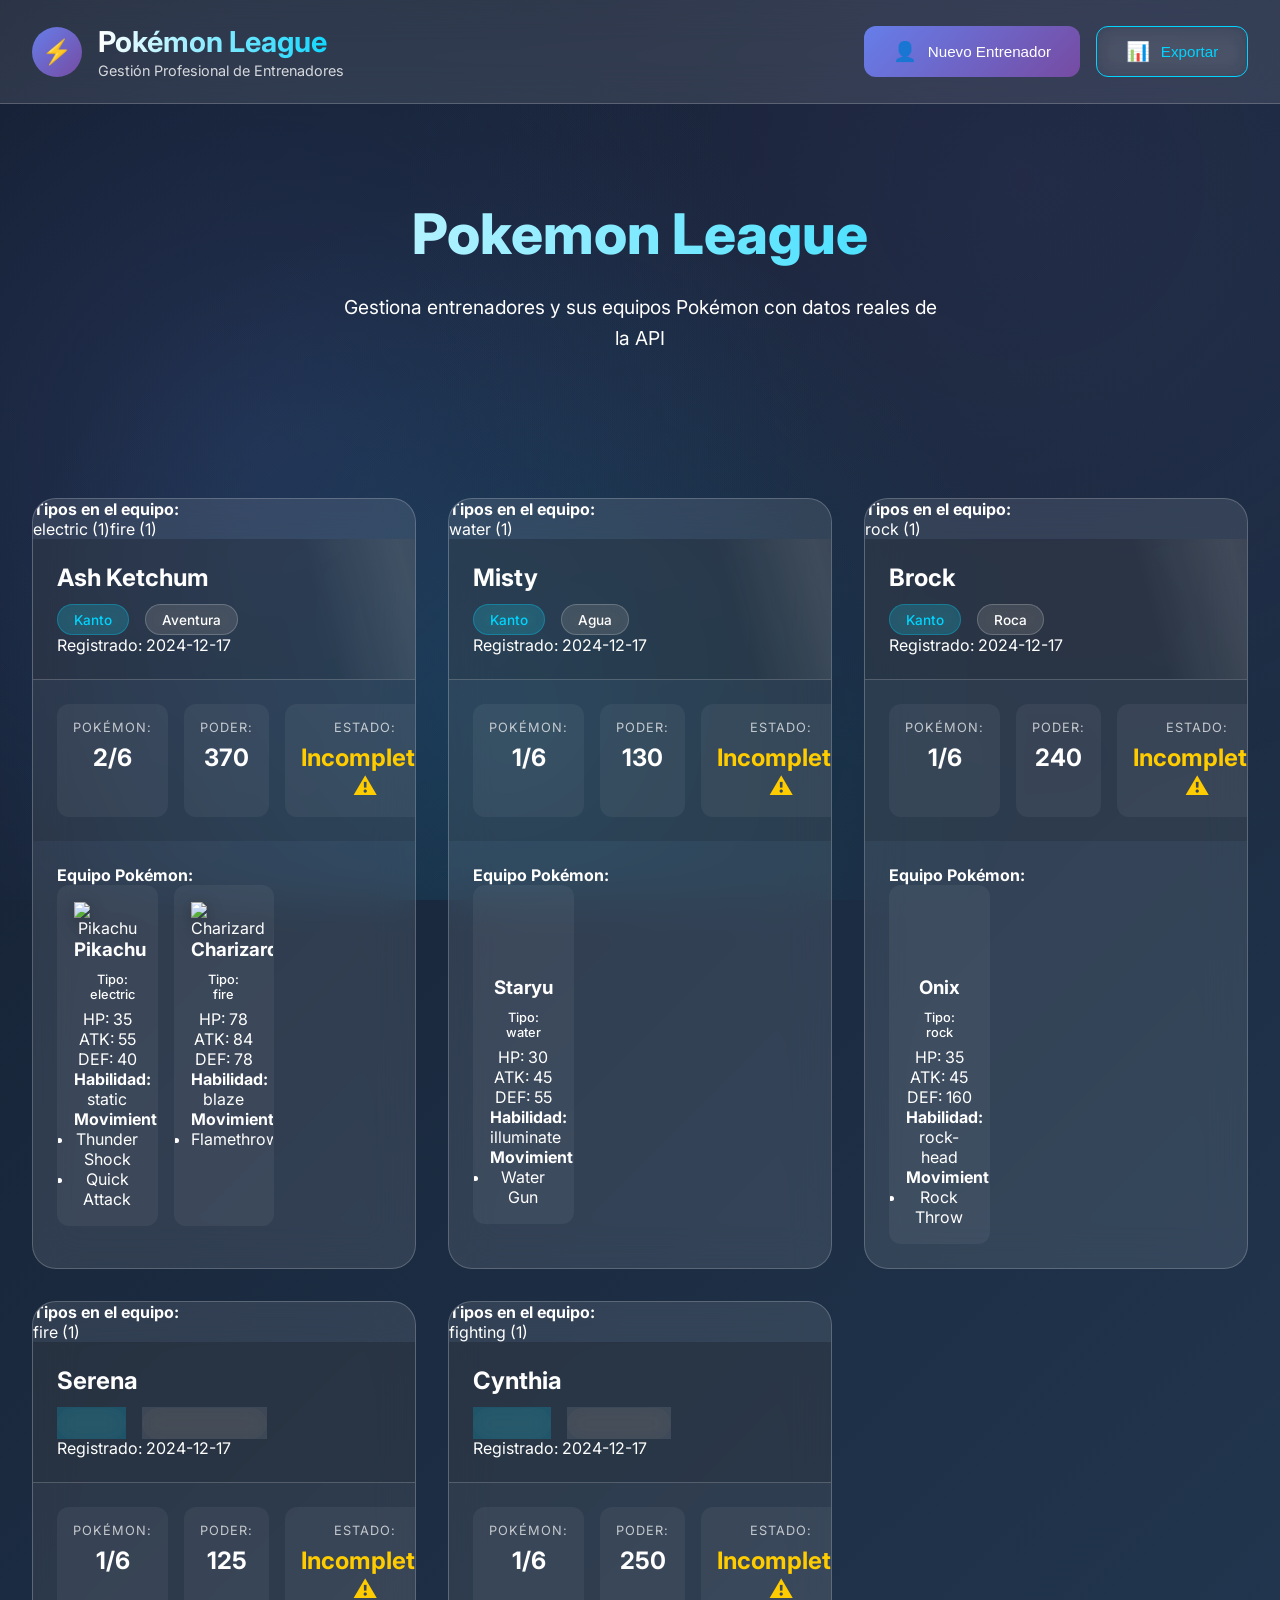
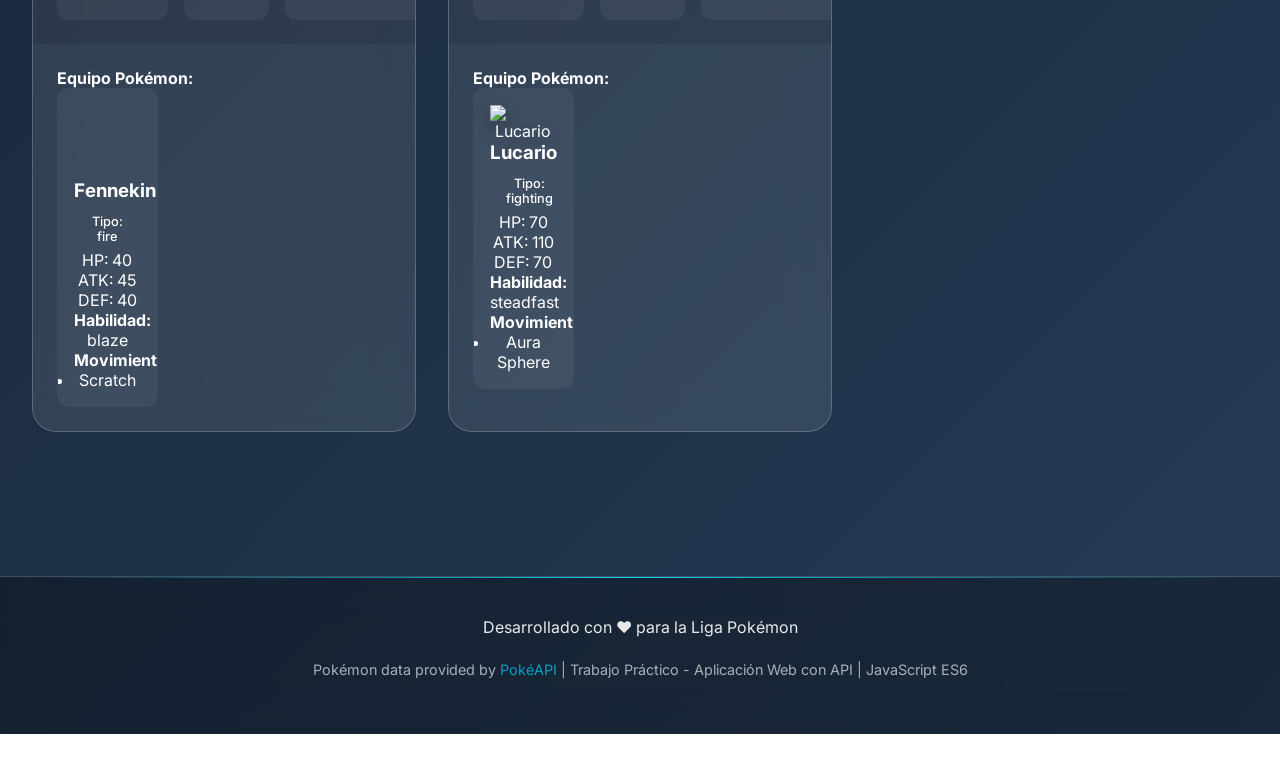
<file: index.html>
<!DOCTYPE html>
<html lang="es">
<head>
  <meta charset="UTF-8">
  <meta name="viewport" content="width=device-width, initial-scale=1.0">
  <title>Pokémon League | Gestión de Entrenadores</title>
  <link rel="stylesheet" href="styles/main.css">
  <link rel="preconnect" href="https://fonts.googleapis.com">
  <link rel="preconnect" href="https://fonts.gstatic.com" crossorigin>
  <link href="https://fonts.googleapis.com/css2?family=Inter:wght@300;400;500;600;700;800&display=swap" rel="stylesheet">
  <link rel="icon" type="image/x-icon" href="https://img.icons8.com/color/96/000000/pokeball.png">
</head>
<body>
  <!-- Header Elegante -->
  <header>
    <div class="header-content">
      <div class="logo-container">
        <div class="logo">
          <span style="color: white;">⚡</span>
        </div>
        <div class="logo-text">
          <h1>Pokémon League</h1>
          <p class="subtitle">Gestión Profesional de Entrenadores</p>
        </div>
      </div>
      
      <div class="header-actions">
        <button id="register-btn" class="button primary">
          <span class="button-icon">👤</span> Nuevo Entrenador
        </button>
        <button onclick="exportData()" class="button secondary" title="Exportar datos">
          <span class="button-icon">📊</span> Exportar
        </button>
      </div>
    </div>
  </header>

  <!-- Hero Section -->
  <main class="container">
    <section class="hero-section">
      <h1 class="hero-title">Pokemon League</h1>
      <p class="hero-subtitle">
        Gestiona entrenadores y sus equipos Pokémon con datos reales de la API
      </p>
      
    </section>

    <!-- Loading Indicator -->
    <div id="loading" class="loading-indicator">
      <div class="spinner"></div>
      <p>Cargando datos desde servidor...</p>
    </div>

    <!-- Trainer Cards Grid -->
    <section id="trainers-container" class="trainers-grid">
      <!-- Las cards se generarán dinámicamente -->
    </section>
  </main>

  <!-- Footer Elegante -->
  <footer>
    <p>Desarrollado con ❤️ para la Liga Pokémon</p>
    <p class="footer-note">
      Pokémon data provided by <a href="https://pokeapi.co/" target="_blank">PokéAPI</a> | 
      Trabajo Práctico - Aplicación Web con API | JavaScript ES6
    </p>
  </footer>

  <!-- Scripts -->
  <script src="js/pokemon.js"></script>
  <script src="js/trainer.js"></script>
  <script src="js/storage.js"></script>
  <script>
    
    // Export function
    window.exportData = async function() {
      try {
        const trainers = await StorageHandler.loadTrainers();
        const data = JSON.stringify(trainers.map(t => t.toJSON()), null, 2);
        const blob = new Blob([data], { type: 'application/json' });
        const url = URL.createObjectURL(blob);
        const a = document.createElement('a');
        a.href = url;
        a.download = `entrenadores_${new Date().toISOString().slice(0,10)}.json`;
        document.body.appendChild(a);
        a.click();
        document.body.removeChild(a);
        URL.revokeObjectURL(url);
        alert('✅ Datos exportados exitosamente');
      } catch (error) {
        alert('❌ Error exportando datos');
      }
    };
  </script>
  <script src="js/main.js"></script>
</body>
</html>
</file>
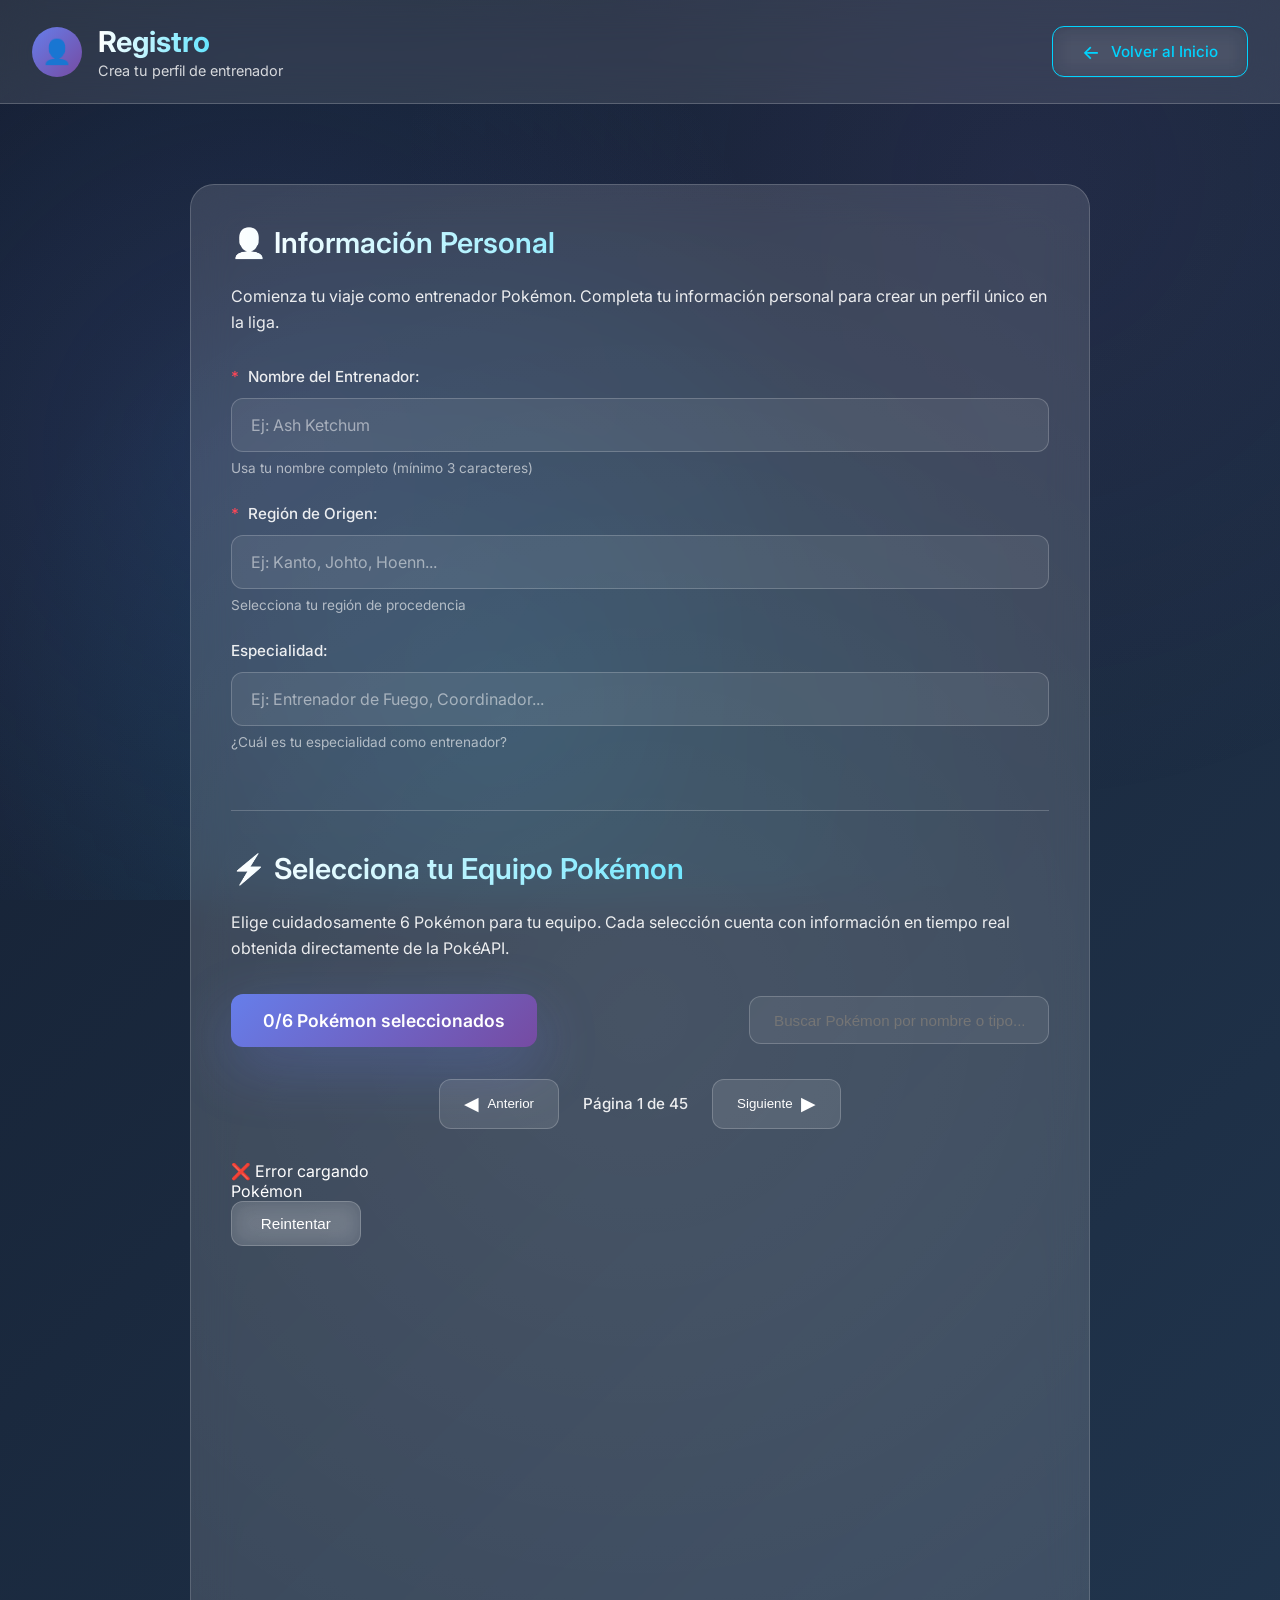
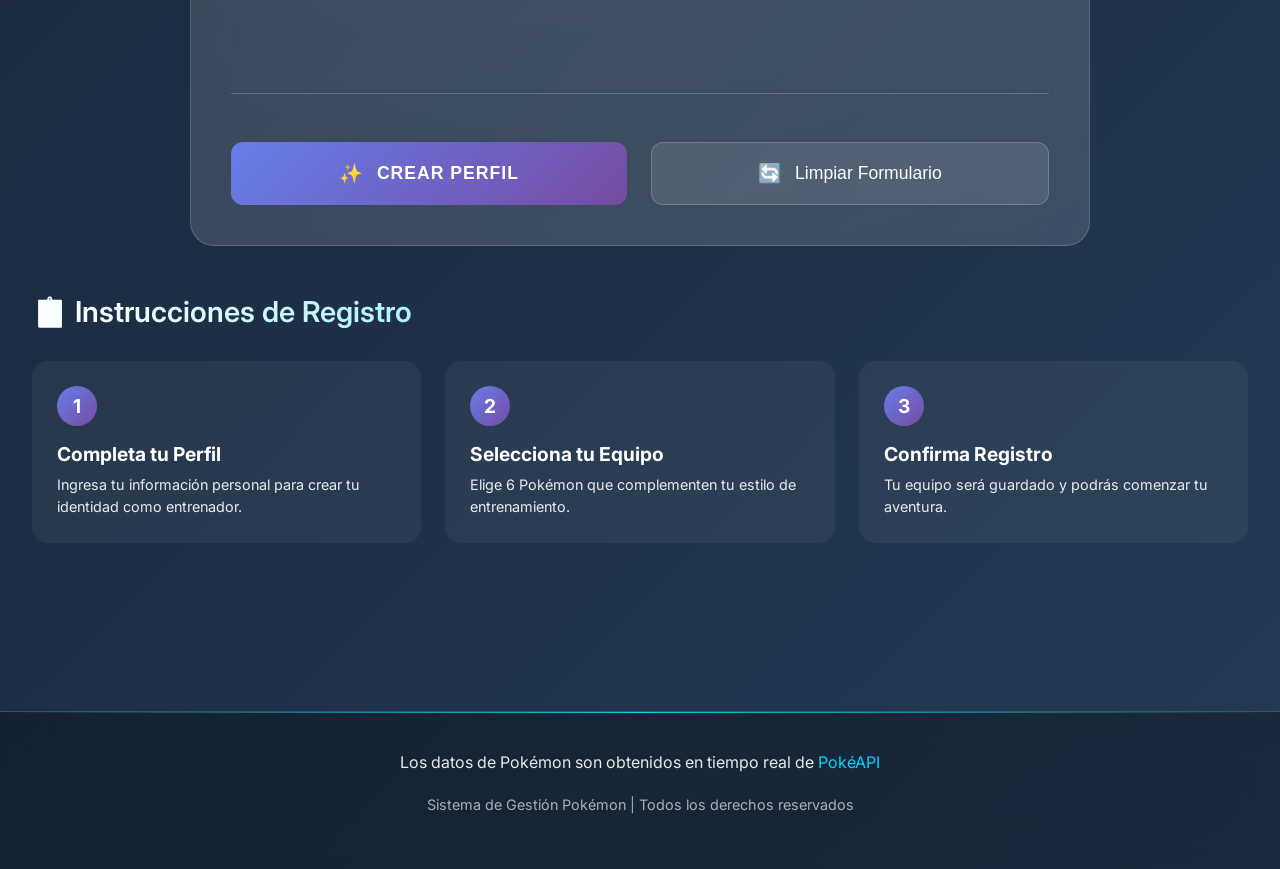
<file: register.html>
<!DOCTYPE html>
<html lang="es">
<head>
  <meta charset="UTF-8">
  <meta name="viewport" content="width=device-width, initial-scale=1.0">
  <title>Registro | Pokémon League</title>
  <link rel="stylesheet" href="styles/main.css">
  <link href="https://fonts.googleapis.com/css2?family=Inter:wght@300;400;500;600;700;800&display=swap" rel="stylesheet">
  <link rel="icon" type="image/x-icon" href="https://img.icons8.com/color/96/000000/pokeball.png">
</head>
<body>
  <!-- Header -->
  <header>
    <div class="header-content">
      <div class="logo-container">
        <div class="logo">
          <span style="color: white;">👤</span>
        </div>
        <div class="logo-text">
          <h1>Registro</h1>
          <p class="subtitle">Crea tu perfil de entrenador</p>
        </div>
      </div>
      
      <div class="header-actions">
        <a href="index.html" class="button secondary">
          <span class="button-icon">←</span> Volver al Inicio
        </a>
      </div>
    </div>
  </header>

  <!-- Form Container -->
  <main class="container">
    <div class="form-container">
      <form id="trainer-form" class="trainer-form">
        <!-- Sección Información Personal -->
        <div class="form-section">
          <h2>👤 Información Personal</h2>
          <p class="section-description">
            Comienza tu viaje como entrenador Pokémon. Completa tu información personal
            para crear un perfil único en la liga.
          </p>
          
          <div class="form-group">
            <label for="name">
              <span class="required">*</span> Nombre del Entrenador:
            </label>
            <input type="text" id="name" required 
                  placeholder="Ej: Ash Ketchum" 
                  minlength="3" maxlength="50">
            <div class="help-text">Usa tu nombre completo (mínimo 3 caracteres)</div>
          </div>
          
          <div class="form-group">
            <label for="region">
              <span class="required">*</span> Región de Origen:
            </label>
            <input type="text" id="region" required 
                  placeholder="Ej: Kanto, Johto, Hoenn..." 
                  minlength="3" maxlength="30">
            <div class="help-text">Selecciona tu región de procedencia</div>
          </div>
          
          <div class="form-group">
            <label for="specialty">Especialidad:</label>
            <input type="text" id="specialty" 
                  placeholder="Ej: Entrenador de Fuego, Coordinador...">
            <div class="help-text">¿Cuál es tu especialidad como entrenador?</div>
          </div>
        </div>
        
        <!-- Sección Selección de Equipo -->
        <div class="form-section">
          <h2>⚡ Selecciona tu Equipo Pokémon</h2>
          <p class="section-description">
            Elige cuidadosamente 6 Pokémon para tu equipo. Cada selección cuenta 
            con información en tiempo real obtenida directamente de la PokéAPI.
          </p>
          
          <div class="selection-info">
            <div id="selected-count" class="selected-counter">0/6 Pokémon seleccionados</div>
            <div class="search-box">
              <input type="text" id="pokemon-search" 
                    placeholder="Buscar Pokémon por nombre o tipo...">
            </div>
          </div>
          
          <!-- Controles de Paginación -->
          <div class="pagination-controls">
            <button type="button" id="prev-page" class="page-button">
              <span class="button-icon">◀</span> Anterior
            </button>
            <span id="page-info" class="page-info">Página 1 de 45</span>
            <button type="button" id="next-page" class="page-button">
              Siguiente <span class="button-icon">▶</span>
            </button>
          </div>
          
          <!-- Loading Indicator -->
          <div id="loading-indicator" class="loading-indicator" style="display: none;">
            <div class="spinner"></div>
            <p>Cargando Pokémon desde la PokéAPI...</p>
          </div>
          
          <!-- Grid de Pokémon -->
          <div id="pokemon-grid" class="pokemon-selection-grid">
            <!-- Pokémon se cargarán dinámicamente -->
          </div>
        </div>
        
        <!-- Botones de Acción -->
        <div class="form-actions">
          <button type="submit" class="submit-button">
            <span class="button-icon">✨</span> Crear Perfil
          </button>
          <button type="button" class="reset-button" onclick="document.getElementById('trainer-form').reset()">
            <span class="button-icon">🔄</span> Limpiar Formulario
          </button>
        </div>
      </form>
    </div>
    
    <!-- Instrucciones -->
    <div class="form-section" style="margin-top: 3rem;">
      <h2>📋 Instrucciones de Registro</h2>
      <div class="instructions-grid">
        <div class="instruction-card">
          <div class="instruction-number">1</div>
          <h3>Completa tu Perfil</h3>
          <p>Ingresa tu información personal para crear tu identidad como entrenador.</p>
        </div>
        <div class="instruction-card">
          <div class="instruction-number">2</div>
          <h3>Selecciona tu Equipo</h3>
          <p>Elige 6 Pokémon que complementen tu estilo de entrenamiento.</p>
        </div>
        <div class="instruction-card">
          <div class="instruction-number">3</div>
          <h3>Confirma Registro</h3>
          <p>Tu equipo será guardado y podrás comenzar tu aventura.</p>
        </div>
      </div>
    </div>
  </main>

  <!-- Footer -->
  <footer>
    <p>Los datos de Pokémon son obtenidos en tiempo real de <a href="https://pokeapi.co/" target="_blank">PokéAPI</a></p>
    <p class="footer-note">Sistema de Gestión Pokémon | Todos los derechos reservados</p>
  </footer>

  
  <!-- Estilos adicionales para register.html -->
  <style>
    .feature-grid, .instructions-grid {
      display: grid;
      grid-template-columns: repeat(auto-fit, minmax(280px, 1fr));
      gap: 1.5rem;
      margin-top: 2rem;
    }
    
    .feature-card, .instruction-card {
      background: rgba(255, 255, 255, 0.05);
      border-radius: var(--border-radius-md);
      padding: 1.5rem;
      transition: var(--transition-smooth);
      border: 1px solid transparent;
    }
    
    .feature-card:hover, .instruction-card:hover {
      background: rgba(255, 255, 255, 0.1);
      border-color: var(--glass-border);
      transform: translateY(-5px);
    }
    
    .feature-icon {
      font-size: 2rem;
      margin-bottom: 1rem;
    }
    
    .feature-card h3, .instruction-card h3 {
      font-size: 1.2rem;
      margin-bottom: 0.5rem;
      color: white;
    }
    
    .feature-card p, .instruction-card p {
      color: var(--text-secondary);
      font-size: 0.9rem;
      line-height: 1.5;
    }
    
    .instruction-number {
      width: 40px;
      height: 40px;
      background: var(--primary-gradient);
      border-radius: 50%;
      display: flex;
      align-items: center;
      justify-content: center;
      font-weight: bold;
      font-size: 1.2rem;
      margin-bottom: 1rem;
    }
  </style>

    <!-- Scripts -->
  <script src="js/pokemon.js"></script>
  <script src="js/trainer.js"></script>
  <script src="js/storage.js"></script>
  <script src="js/register.js"></script>

  <script>
console.log('=== DEBUG: Antes de register.js ===');
console.log('Document readyState:', document.readyState);
console.log('Elementos encontrados:');
console.log('  trainer-form:', document.getElementById('trainer-form'));
console.log('  prev-page:', document.getElementById('prev-page'));
console.log('  next-page:', document.getElementById('next-page'));

// Verificar errores en scripts anteriores
window.addEventListener('error', function(e) {
    console.error('❌ ERROR GLOBAL:', e.message, 'en', e.filename);
});
</script>

</body>
</html>
</file>
<file: styles/main.css>
/* ===== VARIABLES CSS MODERNAS ===== */
:root {
  --primary-gradient: linear-gradient(135deg, #667eea 0%, #764ba2 100%);
  --secondary-gradient: linear-gradient(135deg, #f093fb 0%, #f5576c 100%);
  --dark-gradient: linear-gradient(135deg, #141E30 0%, #243B55 100%);
  --glass-bg: rgba(255, 255, 255, 0.1);
  --glass-border: rgba(255, 255, 255, 0.2);
  --shadow-primary: 0 20px 60px rgba(102, 126, 234, 0.3);
  --shadow-secondary: 0 10px 40px rgba(118, 75, 162, 0.2);
  --card-shadow: 0 8px 32px rgba(31, 38, 135, 0.37);
  --text-primary: #ffffff;
  --text-secondary: rgba(255, 255, 255, 0.9);
  --accent-color: #00d4ff;
  --success-color: #00ff88;
  --warning-color: #ffcc00;
  --danger-color: #ff4757;
  --transition-smooth: all 0.4s cubic-bezier(0.4, 0, 0.2, 1);
  --border-radius-lg: 24px;
  --border-radius-md: 16px;
  --border-radius-sm: 12px;
}

/* ===== RESET Y ESTILOS BASE ===== */
* {
  margin: 0;
  padding: 0;
  box-sizing: border-box;
}

html {
  scroll-behavior: smooth;
}

body {
  font-family: 'Inter', -apple-system, BlinkMacSystemFont, 'Segoe UI', Roboto, sans-serif;
  background: var(--dark-gradient);
  color: var(--text-primary);
  min-height: 100vh;
  position: relative;
  overflow-x: hidden;
}

/* Efecto de partículas en el fondo */
body::before {
  content: '';
  position: fixed;
  top: 0;
  left: 0;
  width: 100%;
  height: 100%;
  background: 
    radial-gradient(circle at 20% 50%, rgba(102, 126, 234, 0.15) 0%, transparent 50%),
    radial-gradient(circle at 80% 20%, rgba(118, 75, 162, 0.1) 0%, transparent 50%),
    radial-gradient(circle at 40% 80%, rgba(0, 212, 255, 0.1) 0%, transparent 50%);
  z-index: -1;
}

/* ===== HEADER ELEGANTE ===== */
header {
  background: var(--glass-bg);
  backdrop-filter: blur(20px);
  -webkit-backdrop-filter: blur(20px);
  border-bottom: 1px solid var(--glass-border);
  padding: 1.5rem 2rem;
  position: sticky;
  top: 0;
  z-index: 1000;
  animation: slideDown 0.6s ease;
}

.header-content {
  display: flex;
  justify-content: space-between;
  align-items: center;
  max-width: 1400px;
  margin: 0 auto;
}

.logo-container {
  display: flex;
  align-items: center;
  gap: 1rem;
}

.logo {
  width: 50px;
  height: 50px;
  background: var(--primary-gradient);
  border-radius: 50%;
  display: flex;
  align-items: center;
  justify-content: center;
  font-size: 1.5rem;
  animation: float 3s ease-in-out infinite;
}

.logo-text {
  display: flex;
  flex-direction: column;
}

.logo-text h1 {
  font-size: 1.8rem;
  font-weight: 700;
  background: linear-gradient(to right, #fff, var(--accent-color));
  -webkit-background-clip: text;
  -webkit-text-fill-color: transparent;
  background-clip: text;
}

.logo-text .subtitle {
  font-size: 0.9rem;
  opacity: 0.8;
  margin-top: 0.2rem;
}

.header-actions {
  display: flex;
  gap: 1rem;
}

/* ===== BOTONES PREMIUM ===== */
.button {
  position: relative;
  background: var(--glass-bg);
  border: 1px solid var(--glass-border);
  color: white;
  padding: 0.8rem 1.8rem;
  border-radius: var(--border-radius-sm);
  font-size: 0.95rem;
  font-weight: 500;
  cursor: pointer;
  transition: var(--transition-smooth);
  overflow: hidden;
  backdrop-filter: blur(10px);
  display: inline-flex;
  align-items: center;
  gap: 0.7rem;
  text-decoration: none;
}

.button::before {
  content: '';
  position: absolute;
  top: 0;
  left: -100%;
  width: 100%;
  height: 100%;
  background: linear-gradient(90deg, transparent, rgba(255, 255, 255, 0.2), transparent);
  transition: left 0.6s;
}

.button:hover {
  transform: translateY(-2px);
  box-shadow: var(--shadow-primary);
  background: rgba(255, 255, 255, 0.15);
}

.button:hover::before {
  left: 100%;
}

.button.primary {
  background: var(--primary-gradient);
  border: none;
}

.button.secondary {
  background: transparent;
  border: 1px solid var(--accent-color);
  color: var(--accent-color);
}

.button-icon {
  font-size: 1.2rem;
  transition: transform 0.3s ease;
}

.button:hover .button-icon {
  transform: scale(1.2);
}

/* ===== MAIN CONTAINER ===== */
.container {
  max-width: 1400px;
  margin: 0 auto;
  padding: 2rem;
}

/* ===== HERO SECTION ===== */
.hero-section {
  text-align: center;
  padding: 4rem 2rem;
  margin-bottom: 3rem;
}

.hero-title {
  font-size: 3.5rem;
  font-weight: 800;
  background: linear-gradient(to right, #fff, var(--accent-color));
  -webkit-background-clip: text;
  -webkit-text-fill-color: transparent;
  background-clip: text;
  margin-bottom: 1.5rem;
  animation: fadeInUp 0.8s ease;
}

.hero-subtitle {
  font-size: 1.2rem;
  opacity: 0.9;
  max-width: 600px;
  margin: 0 auto 2rem;
  line-height: 1.6;
  animation: fadeInUp 0.8s ease 0.2s both;
}


/* ===== TRAINER CARDS ELEGANTES ===== */
.trainers-grid {
  display: grid;
  grid-template-columns: repeat(auto-fill, minmax(380px, 1fr));
  gap: 2rem;
  margin: 3rem 0;
}

.trainer-card {
  background: var(--glass-bg);
  backdrop-filter: blur(20px);
  border: 1px solid var(--glass-border);
  border-radius: var(--border-radius-lg);
  overflow: hidden;
  transition: var(--transition-smooth);
  position: relative;
  animation: fadeIn 0.6s ease;
}

.trainer-card::before {
  content: '';
  position: absolute;
  top: 0;
  left: 0;
  right: 0;
  height: 4px;
  background: var(--primary-gradient);
  opacity: 0;
  transition: opacity 0.3s ease;
}

.trainer-card:hover {
  transform: translateY(-10px);
  box-shadow: var(--shadow-primary);
}

.trainer-card:hover::before {
  opacity: 1;
}

.trainer-header {
  padding: 1.5rem;
  background: rgba(0, 0, 0, 0.2);
  border-bottom: 1px solid var(--glass-border);
  position: relative;
  overflow: hidden;
}

.trainer-header::after {
  content: '';
  position: absolute;
  top: -50%;
  right: -50%;
  width: 100%;
  height: 200%;
  background: linear-gradient(45deg, transparent 30%, rgba(255, 255, 255, 0.1) 50%, transparent 70%);
  transform: rotate(30deg);
  animation: shine 3s infinite linear;
}

.trainer-avatar {
  width: 70px;
  height: 70px;
  background: var(--secondary-gradient);
  border-radius: 50%;
  margin-bottom: 1rem;
  display: flex;
  align-items: center;
  justify-content: center;
  font-size: 1.8rem;
  font-weight: bold;
  box-shadow: 0 4px 20px rgba(0, 0, 0, 0.3);
}

.trainer-name {
  font-size: 1.5rem;
  font-weight: 600;
  margin-bottom: 0.5rem;
}

.trainer-info {
  display: flex;
  gap: 1rem;
  margin-top: 0.8rem;
}

.region-badge, .specialty-badge {
  padding: 0.4rem 1rem;
  border-radius: 20px;
  font-size: 0.85rem;
  font-weight: 500;
  backdrop-filter: blur(10px);
}

.region-badge {
  background: rgba(0, 212, 255, 0.2);
  color: var(--accent-color);
  border: 1px solid rgba(0, 212, 255, 0.3);
}

.specialty-badge {
  background: rgba(255, 255, 255, 0.1);
  color: white;
  border: 1px solid rgba(255, 255, 255, 0.2);
}

.trainer-stats {
  display: grid;
  grid-template-columns: repeat(3, 1fr);
  gap: 1rem;
  padding: 1.5rem;
  background: rgba(0, 0, 0, 0.1);
}

.stat {
  text-align: center;
  padding: 1rem;
  background: rgba(255, 255, 255, 0.05);
  border-radius: var(--border-radius-sm);
  transition: var(--transition-smooth);
}

.stat:hover {
  background: rgba(255, 255, 255, 0.1);
  transform: translateY(-2px);
}

.stat-label {
  display: block;
  font-size: 0.8rem;
  opacity: 0.7;
  margin-bottom: 0.5rem;
  text-transform: uppercase;
  letter-spacing: 1px;
}

.stat-value {
  display: block;
  font-size: 1.5rem;
  font-weight: 700;
}

.stat-value.complete {
  color: var(--success-color);
}

.stat-value.incomplete {
  color: var(--warning-color);
}

/* ===== POKÉMON CARDS EN EQUIPO ===== */
.pokemon-team {
  padding: 1.5rem;
}

.team-title {
  font-size: 1.1rem;
  font-weight: 600;
  margin-bottom: 1.2rem;
  display: flex;
  align-items: center;
  gap: 0.5rem;
}

.team-title::before {
  content: '⚡';
  font-size: 1.2rem;
}

.team-grid {
  display: grid;
  grid-template-columns: repeat(3, 1fr);
  gap: 1rem;
}

.pokemon-card {
  background: rgba(255, 255, 255, 0.05);
  border-radius: var(--border-radius-sm);
  padding: 1rem;
  text-align: center;
  transition: var(--transition-smooth);
  border: 1px solid transparent;
  position: relative;
  overflow: hidden;
}

.pokemon-card:hover {
  background: rgba(255, 255, 255, 0.1);
  border-color: var(--glass-border);
  transform: translateY(-3px);
}

.pokemon-card img {
  width: 70px;
  height: 70px;
  filter: drop-shadow(0 4px 8px rgba(0, 0, 0, 0.3));
  transition: transform 0.3s ease;
}

.pokemon-card:hover img {
  transform: scale(1.1) rotate(5deg);
}

.pokemon-name {
  font-size: 0.9rem;
  font-weight: 600;
  margin: 0.5rem 0;
}

.pokemon-type {
  font-size: 0.75rem;
  padding: 0.3rem 0.8rem;
  border-radius: 15px;
  display: inline-block;
  font-weight: 500;
  margin-top: 0.3rem;
}

/* ===== FORMULARIO DE REGISTRO PREMIUM ===== */
.form-container {
  background: var(--glass-bg);
  backdrop-filter: blur(20px);
  border: 1px solid var(--glass-border);
  border-radius: var(--border-radius-lg);
  padding: 2.5rem;
  margin: 3rem auto;
  max-width: 900px;
  animation: fadeIn 0.8s ease;
  position: relative;
  overflow: hidden;
}

.form-container::before {
  content: '';
  position: absolute;
  top: -50%;
  left: -50%;
  width: 200%;
  height: 200%;
  background: radial-gradient(circle, rgba(255,255,255,0.1) 0%, transparent 70%);
  z-index: -1;
}

.form-section {
  margin-bottom: 2.5rem;
  padding-bottom: 2rem;
  border-bottom: 1px solid var(--glass-border);
  animation: slideInLeft 0.6s ease;
}

.form-section:last-child {
  border-bottom: none;
}

.form-section h2 {
  font-size: 1.8rem;
  font-weight: 600;
  margin-bottom: 1.5rem;
  background: linear-gradient(to right, #fff, var(--accent-color));
  -webkit-background-clip: text;
  -webkit-text-fill-color: transparent;
  background-clip: text;
}

.section-description {
  color: var(--text-secondary);
  line-height: 1.6;
  margin-bottom: 2rem;
  font-size: 1rem;
}

.form-group {
  margin-bottom: 1.8rem;
  animation: fadeInUp 0.5s ease;
}

.form-group label {
  display: block;
  margin-bottom: 0.7rem;
  font-weight: 500;
  font-size: 0.95rem;
  color: var(--text-secondary);
}

.required {
  color: var(--danger-color);
  margin-right: 0.3rem;
}

.form-group input {
  width: 100%;
  padding: 1rem 1.2rem;
  background: rgba(255, 255, 255, 0.07);
  border: 1px solid var(--glass-border);
  border-radius: var(--border-radius-sm);
  color: white;
  font-size: 1rem;
  transition: var(--transition-smooth);
  font-family: 'Inter', sans-serif;
}

.form-group input:focus {
  outline: none;
  border-color: var(--accent-color);
  background: rgba(255, 255, 255, 0.1);
  box-shadow: 0 0 0 3px rgba(0, 212, 255, 0.1);
}

.form-group input::placeholder {
  color: rgba(255, 255, 255, 0.5);
}

.help-text {
  font-size: 0.85rem;
  color: rgba(255, 255, 255, 0.6);
  margin-top: 0.5rem;
}

/* ===== SELECTOR DE POKÉMON ===== */
.selection-info {
  display: flex;
  justify-content: space-between;
  align-items: center;
  margin-bottom: 2rem;
  flex-wrap: wrap;
  gap: 1.5rem;
  animation: fadeInUp 0.6s ease;
}

.selected-counter {
  background: var(--primary-gradient);
  padding: 1rem 2rem;
  border-radius: var(--border-radius-sm);
  font-weight: 600;
  font-size: 1.1rem;
  box-shadow: var(--shadow-primary);
  transition: var(--transition-smooth);
  position: relative;
  overflow: hidden;
}

.selected-counter.completed {
  background: var(--success-color);
  color: #000;
  animation: pulse 2s infinite;
}

.search-box input {
  padding: 0.9rem 1.5rem;
  background: rgba(255, 255, 255, 0.07);
  border: 1px solid var(--glass-border);
  border-radius: var(--border-radius-sm);
  color: white;
  width: 300px;
  font-size: 0.95rem;
  transition: var(--transition-smooth);
}

.search-box input:focus {
  outline: none;
  border-color: var(--accent-color);
  box-shadow: 0 0 0 3px rgba(0, 212, 255, 0.1);
}

.pagination-controls {
  display: flex;
  justify-content: center;
  align-items: center;
  gap: 1.5rem;
  margin: 2rem 0;
  animation: fadeInUp 0.6s ease 0.2s both;
}

.page-button {
  background: rgba(255, 255, 255, 0.1);
  border: 1px solid var(--glass-border);
  color: white;
  padding: 0.8rem 1.5rem;
  border-radius: var(--border-radius-sm);
  cursor: pointer;
  transition: var(--transition-smooth);
  display: flex;
  align-items: center;
  gap: 0.5rem;
  font-weight: 500;
}

.page-button:hover:not(:disabled) {
  background: rgba(255, 255, 255, 0.2);
  transform: translateY(-2px);
}

.page-button:disabled {
  opacity: 0.5;
  cursor: not-allowed;
}

.page-info {
  font-weight: 500;
  color: var(--text-secondary);
  font-size: 0.95rem;
}

/* ===== GRID DE POKÉMON ===== */
.pokemon-selection-grid {
  display: grid;
  grid-template-columns: repeat(auto-fill, minmax(150px, 1fr));
  gap: 1.5rem;
  min-height: 500px;
  animation: fadeIn 0.8s ease;
}

.pokemon-selection-card {
  background: rgba(255, 255, 255, 0.05);
  border: 2px solid transparent;
  border-radius: var(--border-radius-sm);
  padding: 1.2rem;
  display: flex;
  flex-direction: column;
  align-items: center;
  cursor: pointer;
  transition: var(--transition-smooth);
  position: relative;
  overflow: hidden;
}

.pokemon-selection-card:hover {
  background: rgba(255, 255, 255, 0.1);
  border-color: var(--accent-color);
  transform: translateY(-5px) scale(1.02);
  box-shadow: 0 10px 30px rgba(0, 212, 255, 0.2);
}

.pokemon-selection-card.selected {
  background: rgba(0, 212, 255, 0.1);
  border-color: var(--accent-color);
  animation: cardSelect 0.6s ease;
}

.pokemon-selection-card img {
  width: 80px;
  height: 80px;
  filter: drop-shadow(0 4px 8px rgba(0, 0, 0, 0.4));
  transition: all 0.4s ease;
}

.pokemon-selection-card.selected img {
  animation: float 3s ease-in-out infinite;
  filter: drop-shadow(0 0 15px rgba(0, 212, 255, 0.5));
}

.pokemon-selection-info {
  text-align: center;
  width: 100%;
  margin-top: 1rem;
}

.pokemon-name {
  font-weight: 600;
  color: white;
  margin-bottom: 0.5rem;
  font-size: 1rem;
}

.pokemon-type {
  padding: 0.4rem 1rem;
  border-radius: 15px;
  font-size: 0.8rem;
  font-weight: 500;
  display: inline-block;
  margin-top: 0.3rem;
}

.selection-badge {
  position: absolute;
  top: 10px;
  right: 10px;
  background: var(--accent-color);
  color: black;
  width: 28px;
  height: 28px;
  border-radius: 50%;
  display: flex;
  align-items: center;
  justify-content: center;
  font-weight: bold;
  font-size: 1rem;
  box-shadow: 0 4px 15px rgba(0, 212, 255, 0.4);
  animation: bounce 2s infinite;
}

/* ===== BOTONES DE FORMULARIO ===== */
.form-actions {
  display: flex;
  gap: 1.5rem;
  margin-top: 3rem;
  animation: fadeInUp 0.6s ease 0.4s both;
}

.submit-button {
  flex: 1;
  background: var(--primary-gradient);
  color: white;
  border: none;
  padding: 1.2rem 2rem;
  border-radius: var(--border-radius-sm);
  font-size: 1.1rem;
  font-weight: 600;
  cursor: pointer;
  transition: var(--transition-smooth);
  display: flex;
  align-items: center;
  justify-content: center;
  gap: 0.8rem;
  text-transform: uppercase;
  letter-spacing: 1px;
}

.submit-button:hover {
  transform: translateY(-3px);
  box-shadow: var(--shadow-primary);
  background: linear-gradient(135deg, #764ba2 0%, #667eea 100%);
}

.reset-button {
  flex: 1;
  background: rgba(255, 255, 255, 0.1);
  border: 1px solid var(--glass-border);
  color: white;
  padding: 1.2rem 2rem;
  border-radius: var(--border-radius-sm);
  font-size: 1.1rem;
  cursor: pointer;
  transition: var(--transition-smooth);
  display: flex;
  align-items: center;
  justify-content: center;
  gap: 0.8rem;
}

.reset-button:hover {
  background: rgba(255, 255, 255, 0.2);
  transform: translateY(-3px);
}

/* ===== ANIMACIONES ===== */
@keyframes float {
  0%, 100% { transform: translateY(0) rotate(0deg); }
  50% { transform: translateY(-10px) rotate(2deg); }
}

@keyframes fadeInUp {
  from {
    opacity: 0;
    transform: translateY(30px);
  }
  to {
    opacity: 1;
    transform: translateY(0);
  }
}

@keyframes slideInLeft {
  from {
    opacity: 0;
    transform: translateX(-30px);
  }
  to {
    opacity: 1;
    transform: translateX(0);
  }
}

@keyframes fadeIn {
  from { opacity: 0; }
  to { opacity: 1; }
}

@keyframes slideDown {
  from {
    opacity: 0;
    transform: translateY(-20px);
  }
  to {
    opacity: 1;
    transform: translateY(0);
  }
}

@keyframes pulse {
  0%, 100% { transform: scale(1); }
  50% { transform: scale(1.05); }
}

@keyframes bounce {
  0%, 100% { transform: scale(1); }
  50% { transform: scale(1.1); }
}

@keyframes cardSelect {
  0% { transform: scale(1); }
  50% { transform: scale(1.05); }
  100% { transform: scale(1); }
}

@keyframes shine {
  0% { transform: rotate(30deg) translateX(-100%); }
  100% { transform: rotate(30deg) translateX(100%); }
}

/* ===== FOOTER ELEGANTE ===== */
footer {
  background: rgba(0, 0, 0, 0.3);
  backdrop-filter: blur(20px);
  padding: 2.5rem;
  margin-top: 4rem;
  text-align: center;
  border-top: 1px solid var(--glass-border);
  position: relative;
  overflow: hidden;
}

footer::before {
  content: '';
  position: absolute;
  top: 0;
  left: 0;
  right: 0;
  height: 1px;
  background: linear-gradient(to right, transparent, var(--accent-color), transparent);
}

footer p {
  margin-bottom: 1rem;
  color: var(--text-secondary);
}

footer a {
  color: var(--accent-color);
  text-decoration: none;
  transition: var(--transition-smooth);
  position: relative;
}

footer a::after {
  content: '';
  position: absolute;
  bottom: -2px;
  left: 0;
  width: 0;
  height: 1px;
  background: var(--accent-color);
  transition: width 0.3s ease;
}

footer a:hover::after {
  width: 100%;
}

.footer-note {
  font-size: 0.9rem;
  opacity: 0.7;
  margin-top: 1.5rem;
}

/* ===== LOADING INDICATOR ===== */
.loading-indicator {
  display: flex;
  flex-direction: column;
  align-items: center;
  justify-content: center;
  padding: 3rem;
  text-align: center;
}

.spinner {
  width: 60px;
  height: 60px;
  border: 3px solid transparent;
  border-top: 3px solid var(--accent-color);
  border-radius: 50%;
  animation: spin 1s linear infinite;
  margin-bottom: 1.5rem;
  position: relative;
}

.spinner::before {
  content: '';
  position: absolute;
  top: -3px;
  left: -3px;
  right: -3px;
  bottom: -3px;
  border: 3px solid transparent;
  border-top: 3px solid var(--success-color);
  border-radius: 50%;
  animation: spin 1.5s linear infinite reverse;
}

@keyframes spin {
  0% { transform: rotate(0deg); }
  100% { transform: rotate(360deg); }
}

/* ===== RESPONSIVE DESIGN ===== */
@media (max-width: 1024px) {
  .trainers-grid {
    grid-template-columns: repeat(auto-fill, minmax(340px, 1fr));
  }
  
  .hero-title {
    font-size: 2.8rem;
  }
}

@media (max-width: 768px) {
  .header-content {
    flex-direction: column;
    gap: 1.5rem;
    text-align: center;
  }
  
  .header-actions {
    flex-direction: column;
    width: 100%;
  }
  
  .button {
    width: 100%;
    justify-content: center;
  }
  
  .trainers-grid {
    grid-template-columns: 1fr;
  }
  
  .team-grid {
    grid-template-columns: repeat(2, 1fr);
  }
  
  .hero-stats {
    flex-direction: column;
    gap: 2rem;
  }
  
  .selection-info {
    flex-direction: column;
    align-items: stretch;
  }
  
  .search-box input {
    width: 100%;
  }
  
  .form-actions {
    flex-direction: column;
  }
  
  .pokemon-selection-grid {
    grid-template-columns: repeat(auto-fill, minmax(130px, 1fr));
  }
}

@media (max-width: 480px) {
  .container {
    padding: 1rem;
  }
  
  .form-container {
    padding: 1.5rem;
  }
  
  .hero-title {
    font-size: 2.2rem;
  }
  
  .trainer-stats {
    grid-template-columns: 1fr;
  }
}
</file>
